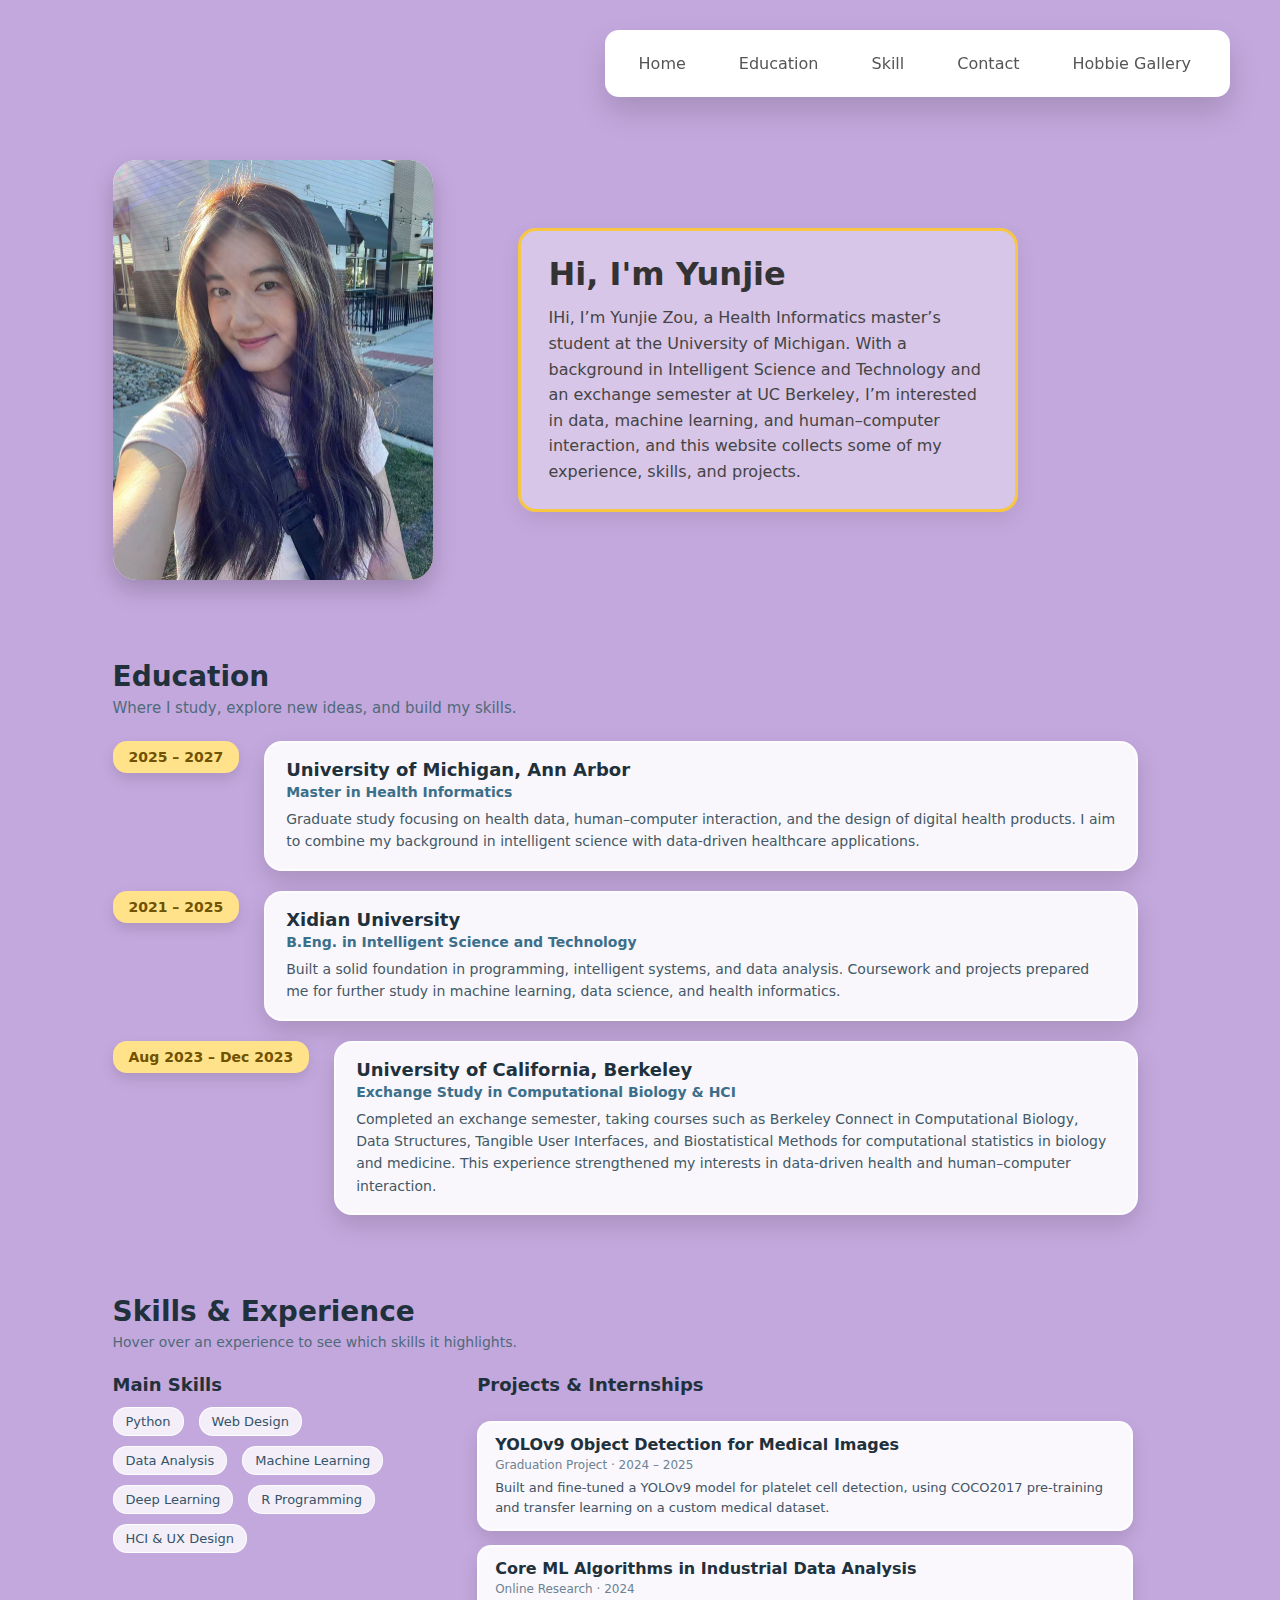
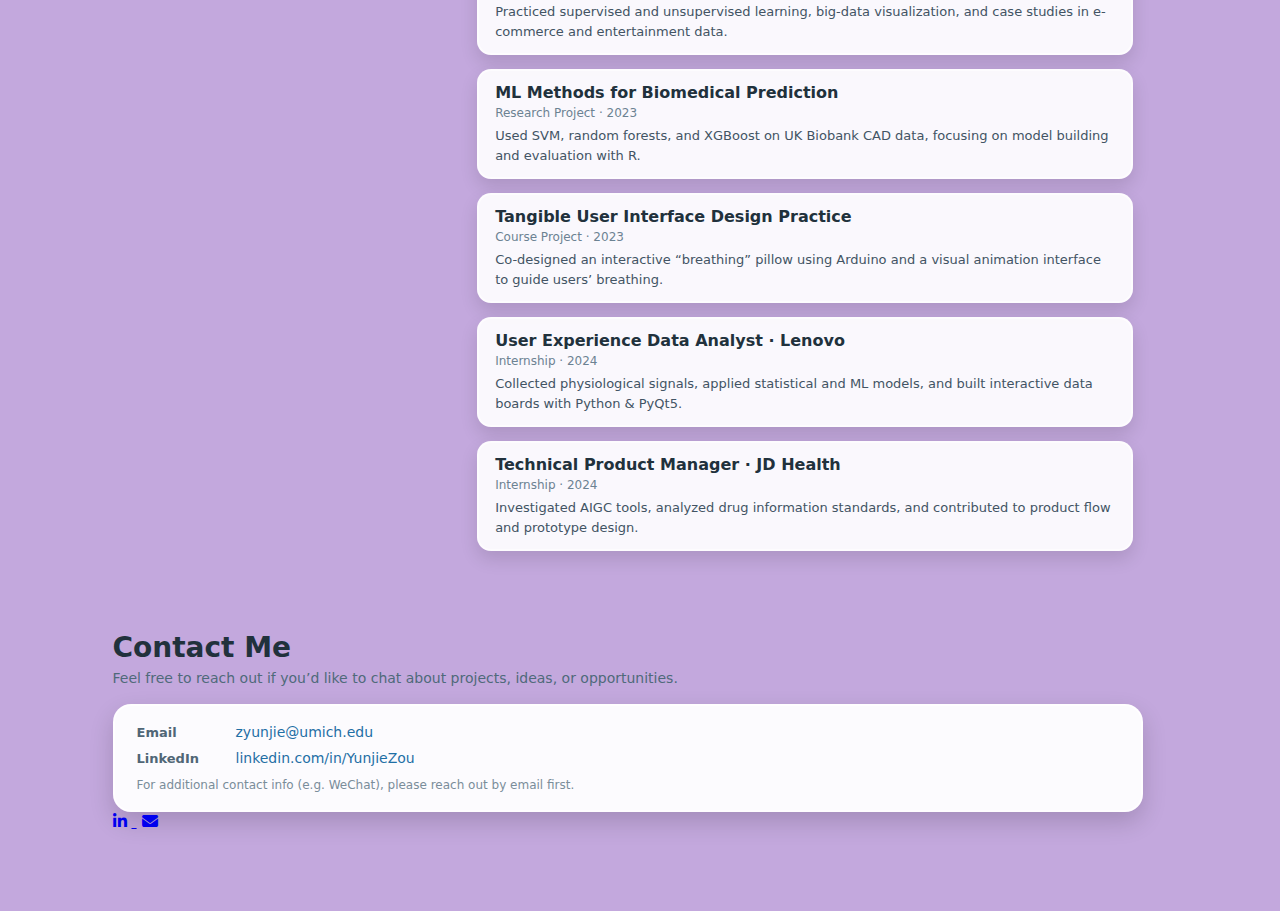
<file: index.html>
<!DOCTYPE html>
<html lang="en">
<head>
    <meta charset="UTF-8">
    <meta name="viewport" content="width=device-width, initial-scale=1.0">
    <title>Yunjie's Page</title>
    <link rel="stylesheet" href="css/style.css">

    <script src="js/main.js"></script>
    <link rel="stylesheet"
      href="https://cdnjs.cloudflare.com/ajax/libs/font-awesome/6.5.1/css/all.min.css">
    


</head>
<body>
    <header>
        <nav class="nav">
            <div class="nav-wrapper">
                <a href="#home" class="nav-link">Home</a>
                <a href="#edu" class="nav-link">Education</a>
                <a href="#skill" class="nav-link">Skill</a>
                <a href="#contact" class="nav-link">Contact</a>
                <a href="hobbies.html" class="nav-link">Hobbie Gallery</a>

            </div>
        </nav>
    </header>
    <main>
        <!-- <h1>Ready to know me!</h1> -->
        <section id="home" class="hero">
            <div class="hero-photo">
                <img src="images/selfie.jpg" alt="Photo of Yunjie">
            </div>
            <div class="hero-text">
                <h1>Hi, I'm Yunjie</h1>
                <p>
                    IHi, I’m Yunjie Zou, a Health Informatics master’s student at the University of Michigan. 
                    With a background in Intelligent Science and Technology and an exchange semester at UC Berkeley, 
                    I’m interested in data, machine learning, and human–computer interaction, 
                    and this website collects some of my experience, skills, and projects.

                </p>
            </div>
        </section>
        
        <!-- Education Section -->
        <section id="edu" class="education">
            <div class="edu-container">
                <!-- 标题 -->
                <div class="edu-header">
                    <h2>Education</h2>
                    <p>Where I study, explore new ideas, and build my skills.</p>
                </div>

                <!-- 时间轴列表 -->
                <div class="edu-timeline">
                    <!-- 1. Master at UMich -->
                    <div class="edu-item">
                        <div class="edu-year">2025 – 2027</div>
                        <div class="edu-card">
                            <h3>University of Michigan, Ann Arbor</h3>
                            <p class="edu-degree">Master in Health Informatics</p>
                            <p class="edu-detail">
                                Graduate study focusing on health data, human–computer interaction,
                                and the design of digital health products. I aim to combine my
                                background in intelligent science with data-driven healthcare
                                applications.
                            </p>
                        </div>
                    </div>

                    <!-- 2. Bachelor at Xidian University -->
                    <div class="edu-item">
                        <div class="edu-year">2021 – 2025</div>
                        <div class="edu-card">
                            <h3>Xidian University</h3>
                            <p class="edu-degree">B.Eng. in Intelligent Science and Technology</p>
                            <p class="edu-detail">
                                Built a solid foundation in programming, intelligent systems,
                                and data analysis. Coursework and projects prepared me for
                                further study in machine learning, data science, and health
                                informatics.
                            </p>
                        </div>
                    </div>

                    <!-- 3. Exchange semester at UC Berkeley -->
                    <div class="edu-item">
                        <div class="edu-year">Aug 2023 – Dec 2023</div>
                        <div class="edu-card">
                            <h3>University of California, Berkeley</h3>
                            <p class="edu-degree">Exchange Study in Computational Biology & HCI</p>
                            <p class="edu-detail">
                                Completed an exchange semester, taking courses such as Berkeley
                                Connect in Computational Biology, Data Structures, Tangible User
                                Interfaces, and Biostatistical Methods for computational statistics
                                in biology and medicine. This experience strengthened my interests
                                in data-driven health and human–computer interaction.
                            </p>
                        </div>
                    </div>
                </div>
            </div>
        </section>



        <!-- Skills & Experience Section -->
        <section id="skill" class="skills-section">
            <div class="skills-container">

                <!-- 标题 -->
                <div class="skills-header">
                    <h2>Skills & Experience</h2>
                    <p>Hover over an experience to see which skills it highlights.</p>
                </div>

                <div class="skills-layout">
                    <!-- 上方 / 左侧：技能标签 -->
                    <div class="skills-list">
                        <h3>Main Skills</h3>
                        <div class="skill-tags">
                            <span class="skill-tag" data-skill="python">Python</span>
                            <span class="skill-tag" data-skill="web">Web Design</span>
                            <span class="skill-tag" data-skill="data">Data Analysis</span>
                            <span class="skill-tag" data-skill="ml">Machine Learning</span>
                            <span class="skill-tag" data-skill="dl">Deep Learning</span>
                            <span class="skill-tag" data-skill="r">R Programming</span>
                            <span class="skill-tag" data-skill="hci">HCI & UX Design</span>
                        </div>
                    </div>

                    <!-- 下方 / 右侧：经历卡片 -->
                    <div class="experience-list">
                        <h3>Projects & Internships</h3>

                        <!-- 1. YOLOv9 医学图像检测 -->
                        <article class="exp-card"
                                 data-skills="python,data,ml,dl">
                            <h4>YOLOv9 Object Detection for Medical Images</h4>
                            <p class="exp-meta">Graduation Project · 2024 – 2025</p>
                            <p class="exp-text">
                                Built and fine-tuned a YOLOv9 model for platelet cell detection, using
                                COCO2017 pre-training and transfer learning on a custom medical dataset.
                            </p>
                        </article>

                        <!-- 2. 工业数据分析中的机器学习 -->
                        <article class="exp-card"
                                 data-skills="python,data,ml">
                            <h4>Core ML Algorithms in Industrial Data Analysis</h4>
                            <p class="exp-meta">Online Research · 2024</p>
                            <p class="exp-text">
                                Practiced supervised and unsupervised learning, big-data visualization,
                                and case studies in e-commerce and entertainment data.
                            </p>
                        </article>

                        <!-- 3. 生物医学中的机器学习（R） -->
                        <article class="exp-card"
                                 data-skills="r,data,ml">
                            <h4>ML Methods for Biomedical Prediction</h4>
                            <p class="exp-meta">Research Project · 2023</p>
                            <p class="exp-text">
                                Used SVM, random forests, and XGBoost on UK Biobank CAD data,
                                focusing on model building and evaluation with R.
                            </p>
                        </article>

                        <!-- 4. Tangible UI 课程项目 -->
                        <article class="exp-card"
                                 data-skills="web,hci">
                            <h4>Tangible User Interface Design Practice</h4>
                            <p class="exp-meta">Course Project · 2023</p>
                            <p class="exp-text">
                                Co-designed an interactive “breathing” pillow using Arduino and a visual
                                animation interface to guide users’ breathing.
                            </p>
                        </article>

                        <!-- 5. 联想 HCI 实习 -->
                        <article class="exp-card"
                                 data-skills="python,data,hci">
                            <h4>User Experience Data Analyst · Lenovo</h4>
                            <p class="exp-meta">Internship · 2024</p>
                            <p class="exp-text">
                                Collected physiological signals, applied statistical and ML models, and
                                built interactive data boards with Python & PyQt5.
                            </p>
                        </article>

                        <!-- 6. 京东健康 实习 -->
                        <article class="exp-card"
                                 data-skills="data,hci">
                            <h4>Technical Product Manager · JD Health</h4>
                            <p class="exp-meta">Internship · 2024</p>
                            <p class="exp-text">
                                Investigated AIGC tools, analyzed drug information standards, and
                                contributed to product flow and prototype design.
                            </p>
                        </article>
                    </div>
                </div>
            </div>
        </section>
        
        <!-- Contact Section -->
        <section id="contact" class="contact-section">
            <div class="contact-container">
                <h2>Contact Me</h2>
                <p class="contact-subtitle">
                    Feel free to reach out if you’d like to chat about projects, ideas, or opportunities.
                </p>

                <div class="contact-card">
                    <!-- Email -->
                    <div class="contact-row">
                        <div class="contact-label">Email</div>
                        <a class="contact-link" href="mailto:zyunjie@umich.edu">
                            zyunjie@umich.edu
                        </a>
                    </div>

                    <!-- LinkedIn -->
                    <div class="contact-row">
                        <div class="contact-label">LinkedIn</div>
                        <a class="contact-link" href="https://www.linkedin.com/in/yunjie-zou-188451386/" target="_blank">
                            linkedin.com/in/YunjieZou
                        </a>
                    </div>

                    <!-- Other approach -->
                    <p class="contact-note">
                        For additional contact info (e.g. WeChat), please reach out by email first.
                    </p>
                </div>
            </div>
            <div class="contact-icons">
                <!-- LinkedIn 图标 -->
                <a href="https://www.linkedin.com/in/your-profile"
                class="icon-link"
                target="_blank"
                aria-label="LinkedIn">
                    <i class="fa-brands fa-linkedin-in"></i>
                </a>

                <!-- 邮箱图标 -->
                <a href="mailto:yourname@gmail.com"
                class="icon-link"
                aria-label="Email">
                    <i class="fa-solid fa-envelope"></i>
                </a>
            </div>

        </section>

    </main>
</body>
</html>
</file>
<file: css/style.css>
* {
    box-sizing: border-box;
    margin: 0 5px 0 0;
    padding: 0;
    font-family: system-ui, -apple-system, BlinkMacSystemFont, "Segoe UI", sans-serif;
}

body {
    min-height: 100px;
    /* display: flex;
    justify-content: end;
    align-items: end; */
    background-color: rgb(195, 168, 221);
}

/* fix the navigator */
nav {
    position: fixed; 
    top: 30px;
    right: 40px;
    z-index: 1000;
}

.nav-wrapper {
    position: relative;
    display: flex; 
    gap: 40px;
    background-color: #ffffff;
    padding: 18px 30px;
    border-radius: 14px;   /*round corner*/
    box-shadow: 0 15px 30px rgba(0, 0, 0, 0.15);
}

.nav-link {
    position: relative;
    text-decoration: none;         /* default */
    color: #555;
    font-size: 16px;
    font-weight: 500;
    padding: 6px 4px;
    transition: color 0.2s ease, transform 0.2s ease;
}
/* hover */
.nav-link:hover {
    color: #111;
    transform: translateY(-1px);
}
/* underline */
.nav-link::after {
    content: "";
    position: absolute;
    left: 50%;
    bottom: -4px; 
    width: 0;
    height: 2px;
    border-radius: 14px;
    background: #27c4c5;
    transform: translateX(-50%);
    transition: width 0.2s ease;
}
/* hover underline */
.nav-link:hover::after {
    width: 70%;
}   


.hero {
    max-width: 1200px;
    margin: 160px auto 80px;
    display: flex;
    gap: 80px;
    align-items: center;
    padding: 0 80px;
}
.hero-photo {
    width: 320px;
    height: 420px;
    border-radius: 24px;
    overflow: hidden;       /* overflow */
    box-shadow: 0 10px 25px rgba(0, 0, 0, 0.2);
    background: #ffffff;
}


.hero-photo img {
    width: 100%;
    height: 100%;
    object-fit: cover;
}
.hero-text {
    flex: 1;
    max-width: 500px;
    padding: 24px 28px;
    border: 3px solid #f7c744;
    border-radius: 18px;
    background: rgba(255, 255, 255, 0.35);
    box-shadow: 0 8px 20px rgba(0, 0, 0, 0.08);
}
.hero-text h1 {
    margin: 0 0 12px;
    font-size: 32px;
    color: #333;
}

.hero-text p {
    margin: 0;
    font-size: 16px;
    line-height: 1.6;
    color: #444;
}

/* ---------- Education Section ---------- */

.education {
    max-width: 1200px;
    margin: 40px auto 80px;
    padding: 0 80px;
}

.edu-container {
    width: 100%;
}

/* 标题区域 */
.edu-header h2 {
    font-size: 28px;
    color: #21313c;
    margin-bottom: 6px;
}

.edu-header p {
    font-size: 15px;
    color: #4f6a7a;
    margin-bottom: 24px;
}

/* timeline */
.edu-timeline {
    display: flex;
    flex-direction: column;
    gap: 20px;
}

/* experience capsule */
.edu-item {
    display: flex;
    gap: 20px;
    align-items: flex-start;
}

/* year */
.edu-year {
    flex-shrink: 0;
    padding: 8px 16px;
    border-radius: 14px;
    background: #ffe28a;
    color: #715200;
    font-size: 14px;
    font-weight: 600;
    box-shadow: 0 6px 14px rgba(0, 0, 0, 0.12);
}

/* right card */
.edu-card {
    flex: 1;
    background: rgba(255, 255, 255, 0.9);
    border-radius: 18px;
    padding: 16px 20px;
    box-shadow: 0 10px 24px rgba(0, 0, 0, 0.14);
    border: 2px solid rgba(255, 255, 255, 0.6);
    transition: transform 0.18s ease, box-shadow 0.18s ease;
}

.edu-card h3 {
    margin: 0 0 4px;
    font-size: 18px;
    color: #21313c;
}

.edu-degree {
    margin: 0 0 8px;
    font-size: 14px;
    font-weight: 600;
    color: #3c6f8a;
}

.edu-detail {
    margin: 0;
    font-size: 14px;
    line-height: 1.6;
    color: #435865;
}

/* hover up */
.edu-card:hover {
    transform: translateY(-3px);
    box-shadow: 0 14px 28px rgba(0, 0, 0, 0.18);
}

/* ---------- narrower page ---------- */
@media (max-width: 800px) {
    .hero {
        flex-direction: column;
        gap: 32px;
        margin: 120px auto 40px;
        padding: 0 24px;
    }

    .education {
        padding: 0 24px;
        margin: 20px auto 60px;
    }

    .edu-item {
        flex-direction: column;
        align-items: flex-start;
    }
}



/* ---------- Skills & Experience Section ---------- */

.skills-section {
    max-width: 1200px;
    margin: 40px auto 80px;
    padding: 0 80px;
}

.skills-header h2 {
    font-size: 28px;
    color: #21313c;
    margin-bottom: 6px;
}

.skills-header p {
    font-size: 14px;
    color: #4f6a7a;
    margin-bottom: 24px;
}

.skills-layout {
    display: grid;
    grid-template-columns: 1fr 2fr;
    gap: 32px;
    align-items: flex-start;
}

/* Skills tag */
.skills-list h3,
.experience-list h3 {
    font-size: 18px;
    color: #21313c;
    margin-bottom: 12px;
}

.skill-tags {
    display: flex;
    flex-wrap: wrap;
    gap: 10px;
}

.skill-tag {
    padding: 6px 12px;
    border-radius: 14px;
    background: rgba(255, 255, 255, 0.8);
    border: 1px solid rgba(255, 255, 255, 0.9);
    font-size: 13px;
    color: #355468;
    cursor: default;
    transition: background 0.18s ease, color 0.18s ease,
                box-shadow 0.18s ease, transform 0.18s ease;
}

/* hightlight status(controlled by JS) */
.skill-tag.highlight {
    background: #ffe28a;
    color: #5a3d00;
    box-shadow: 0 6px 14px rgba(0, 0, 0, 0.16);
    transform: translateY(-1px);
}

/* Experience card */
.experience-list {
    display: flex;
    flex-direction: column;
    gap: 14px;
}

.exp-card {
    background: rgba(255, 255, 255, 0.92);
    border-radius: 14px;
    padding: 12px 16px;
    box-shadow: 0 8px 18px rgba(0, 0, 0, 0.12);
    border: 2px solid rgba(255, 255, 255, 0.6);
    cursor: pointer;
    transition: transform 0.18s ease, box-shadow 0.18s ease;
}

.exp-card:hover {
    transform: translateY(-2px);
    box-shadow: 0 12px 24px rgba(0, 0, 0, 0.18);
}

.exp-card h4 {
    margin: 0 0 4px;
    font-size: 16px;
    color: #21313c;
}

.exp-meta {
    margin: 0 0 6px;
    font-size: 12px;
    color: #6c8292;
}

.exp-text {
    margin: 0;
    font-size: 13px;
    line-height: 1.5;
    color: #425464;
}

/* ---------- narrower page ---------- */
@media (max-width: 900px) {
    .skills-section {
        padding: 0 24px;
    }

    .skills-layout {
        grid-template-columns: 1fr;
    }
}



/* ---------- Contact Section ---------- */

.contact-section {
    max-width: 1200px;
    margin: 40px auto 80px;
    padding: 0 80px;
}

.contact-container h2 {
    font-size: 28px;
    color: #21313c;
    margin-bottom: 6px;
}

.contact-subtitle {
    font-size: 14px;
    color: #4f6a7a;
    margin-bottom: 18px;
}

.contact-card {
    background: rgba(255, 255, 255, 0.95);
    border-radius: 18px;
    padding: 18px 22px;
    box-shadow: 0 10px 24px rgba(0, 0, 0, 0.16);
    border: 2px solid rgba(255, 255, 255, 0.8);
}

.contact-row {
    display: flex;
    align-items: center;
    gap: 14px;
    margin-bottom: 10px;
}

.contact-label {
    flex-shrink: 0;
    width: 80px;
    font-size: 13px;
    font-weight: 600;
    color: #506676;
}

.contact-link {
    font-size: 14px;
    color: #1f6fa5;
    text-decoration: none;
    word-break: break-all;
    transition: color 0.18s ease, text-decoration-color 0.18s ease;
}

.contact-link:hover {
    color: #0c4d7a;
    text-decoration: underline;
    text-decoration-thickness: 1.5px;
}

.contact-note {
    margin-top: 12px;
    font-size: 12px;
    color: #7a8d9a;
}

/* narrower page */
@media (max-width: 900px) {
    .contact-section {
        padding: 0 24px;
    }

    .contact-row {
        flex-direction: column;
        align-items: flex-start;
    }

    .contact-label {
        width: auto;
    }
}
</file>
